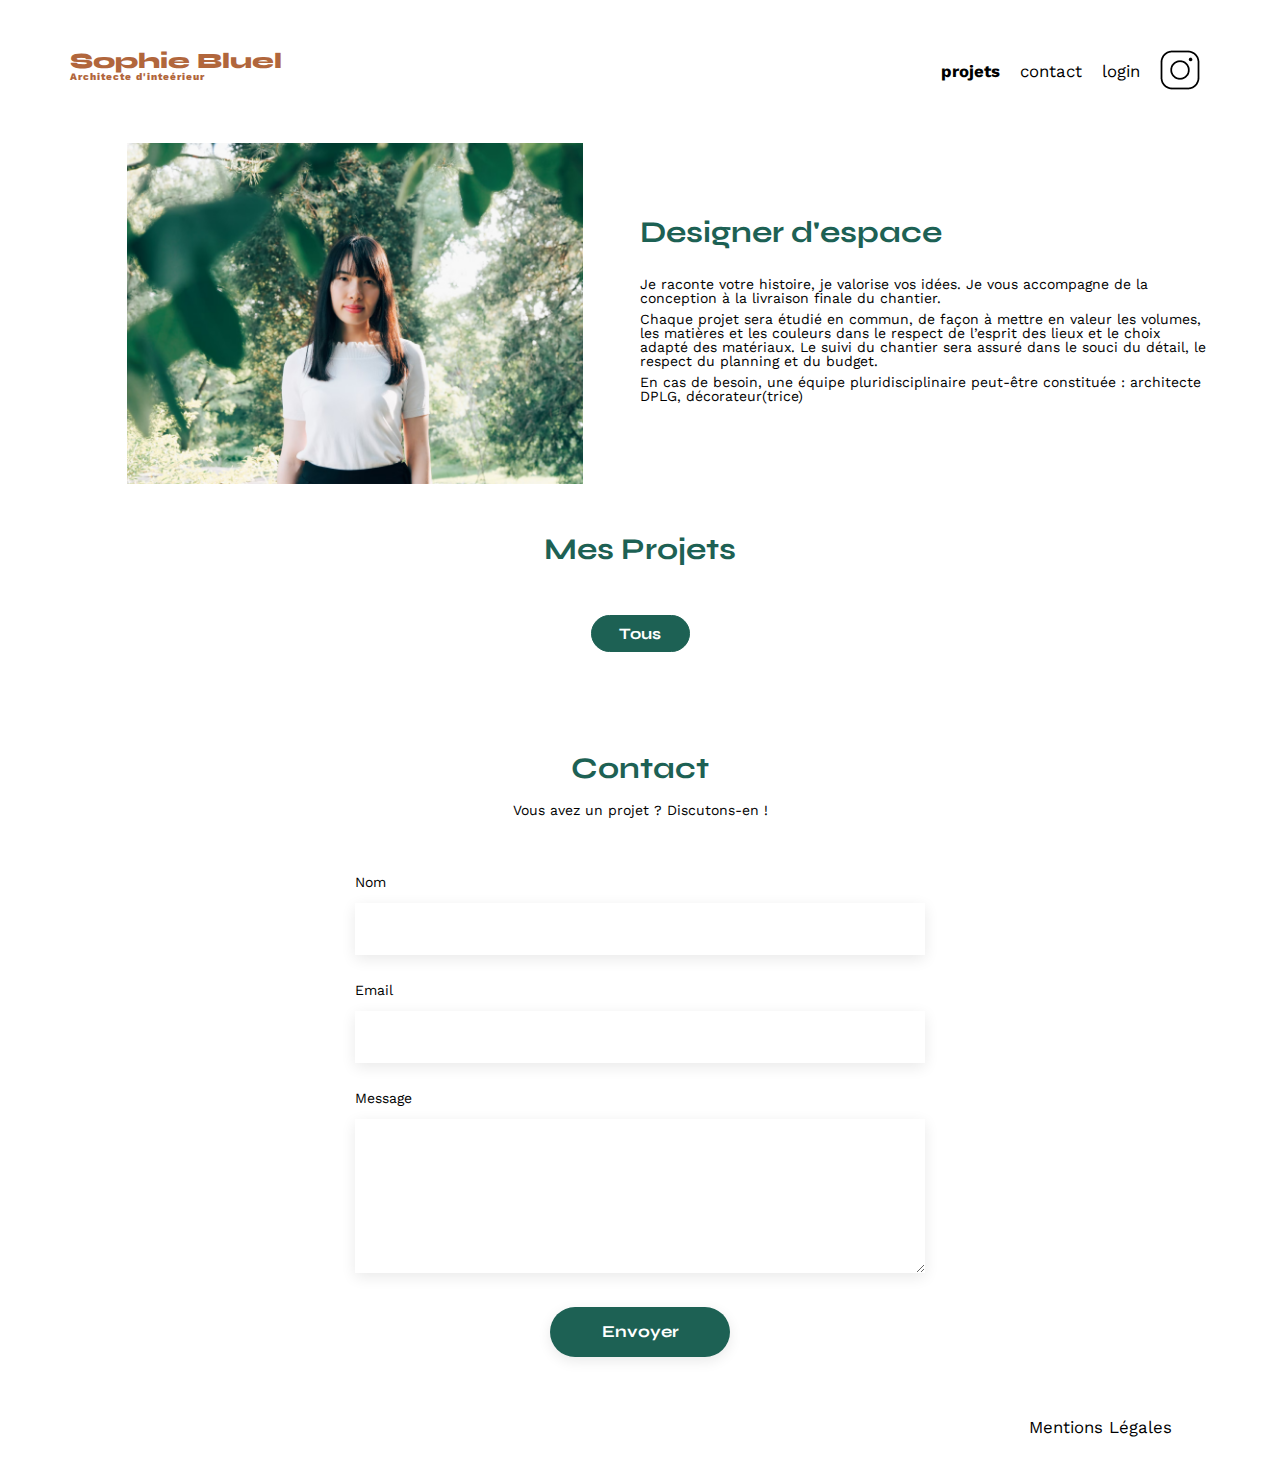
<file: FrontEnd/index.html>
<!DOCTYPE html>
<html lang="fr">

<head>
	<meta charset="UTF-8">
	<title>Sophie Bluel - Architecte d'intérieur</title>
	<meta name="viewport" content="width=device-width, initial-scale=1.0">
	<link rel="preconnect" href="https://fonts.googleapis.com">
	<link rel="preconnect" href="https://fonts.gstatic.com" crossorigin>
	<link href="https://fonts.googleapis.com/css2?family=Syne:wght@700;800&family=Work+Sans&display=swap"
		rel="stylesheet">
	<meta name="description" content="">
	<link rel="stylesheet" href="./assets/style.css">
	<script src="scripts/core/error.js"></script>
	<script src="scripts/core/http.js"></script>
	<script src="scripts/core/function.js"></script>
	<script type="module" src="scripts/script.js"></script>

<body>
	<header>
		<h1>Sophie Bluel <span>Architecte d'inteérieur</span></h1>
		<nav>
			<ul>
				<li class="black">projets</li>
				<li>contact</li>
				<li><a href="login.html">login</a></li>
				<li><img src="./assets/icons/instagram.png" alt="Instagram"></li>
			</ul>
		</nav>
	</header>
	<main>
		<section id="introduction">
			<figure>
				<img src="./assets/images/sophie-bluel.png" alt="">
			</figure>
			<article>
				<h2>Designer d'espace</h2>
				<p>Je raconte votre histoire, je valorise vos idées. Je vous accompagne de la conception à la livraison
					finale du chantier.</p>
				<p>Chaque projet sera étudié en commun, de façon à mettre en valeur les volumes, les matières et les
					couleurs dans le respect de l’esprit des lieux et le choix adapté des matériaux. Le suivi du
					chantier sera assuré dans le souci du détail, le respect du planning et du budget.</p>
				<p>En cas de besoin, une équipe pluridisciplinaire peut-être constituée : architecte DPLG,
					décorateur(trice)</p>
			</article>
		</section>
		<section id="portfolio">
			<h2>Mes Projets</h2>
			<div class="filtres">
				<span class="filtres__button active" data-filter="all">Tous</span>
				<!-- bouttons DOM javascript -->
			</div>
			<div class="gallery">
				<!-- galerie DOM javascript -->
			</div>
		</section>
		<section id="contact">
			<h2>Contact</h2>
			<p>Vous avez un projet ? Discutons-en !</p>
			<form action="#" method="post">
				<label for="name">Nom</label>
				<input type="text" name="name" id="name">
				<label for="email">Email</label>
				<input type="email" name="email" id="email">
				<label for="message">Message</label>
				<textarea name="message" id="message" cols="30" rows="10"></textarea>
				<input class="button" type="submit" value="Envoyer">
			</form>
		</section>
	</main>

	<footer>
		<nav>
			<ul>
				<li>Mentions Légales</li>
			</ul>
		</nav>
	</footer>
</body>

</html>
</file>
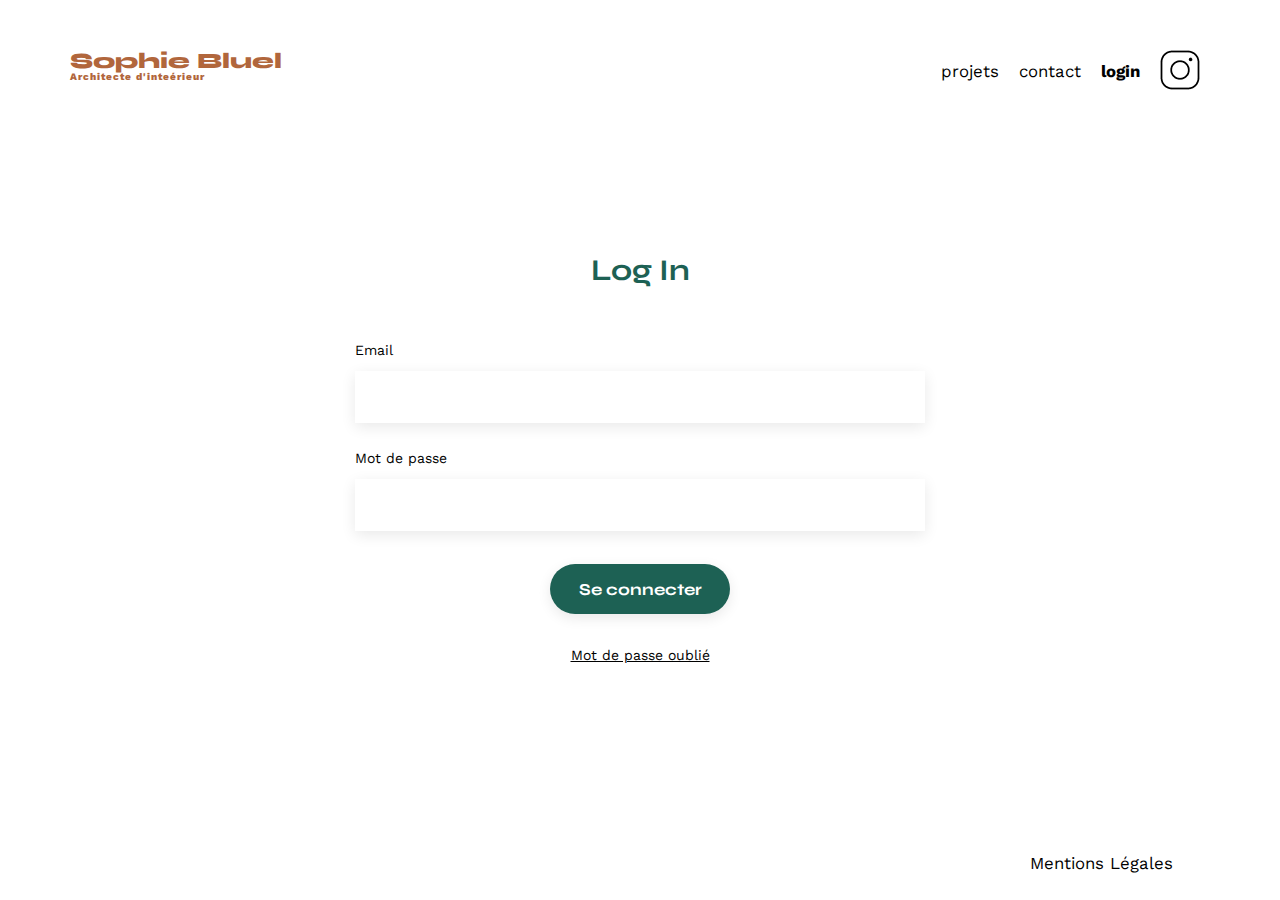
<file: FrontEnd/login.html>
<!DOCTYPE html>
<html lang="fr">

<head>
	<meta charset="UTF-8">
	<title>Sophie Bluel - Architecte d'intérieur</title>
	<meta name="viewport" content="width=device-width, initial-scale=1.0">
	<link rel="preconnect" href="https://fonts.googleapis.com">
	<link rel="preconnect" href="https://fonts.gstatic.com" crossorigin>
	<link href="https://fonts.googleapis.com/css2?family=Syne:wght@700;800&family=Work+Sans&display=swap"
		rel="stylesheet">
	<meta name="description" content="">
	<link rel="stylesheet" href="./assets/style.css">
	<script src="scripts/core/error.js"></script>
	<script src="scripts/core/http.js"></script>
	<script src="scripts/core/function.js"></script>
	<script type="module" src="scripts/login.js"></script>

<body>
	<header>
		<h1>Sophie Bluel <span>Architecte d'inteérieur</span></h1>
		<nav>
			<ul>
				<li><a href="index.html">projets</a></li>
				<li>contact</li>
				<li class="black">login</li>
				<li><img src="./assets/icons/instagram.png" alt="Instagram"></li>
			</ul>
		</nav>
	</header>
	<main class="margin-top">
		<section id="contact">
			<h2>Log In</h2>
			<form id="login" action="#" method="post">
				<p id="erreur"></p>
				<label for="email">Email</label>
				<input class="mail" type="email" name="email" id="email">
				<label for="password">Mot de passe</label>
				<input class="pwd" type="password" id="password" name="password">
				<input class="button" type="submit" value="Se connecter">
				<a href="#" class="log_forget">Mot de passe oublié</a>
			</form>
		</section>
	</main>

	<footer class="absolute">
		<nav class="relative">
			<ul>
				<li>Mentions Légales</li>
			</ul>
		</nav>
	</footer>
</body>

</html>
</file>
<file: FrontEnd/assets/style.css>
/* http://meyerweb.com/eric/tools/css/reset/
   v2.0 | 20110126
   License: none (public domain)
*/

html,
body,
div,
span,
applet,
object,
iframe,
h1,
h2,
h3,
h4,
h5,
h6,
p,
blockquote,
pre,
a,
abbr,
acronym,
address,
big,
cite,
code,
del,
dfn,
em,
img,
ins,
kbd,
q,
s,
samp,
small,
strike,
strong,
sub,
sup,
tt,
var,
b,
u,
i,
center,
dl,
dt,
dd,
ol,
ul,
li,
fieldset,
form,
label,
legend,
table,
caption,
tbody,
tfoot,
thead,
tr,
th,
td,
article,
aside,
canvas,
details,
embed,
figure,
figcaption,
footer,
header,
hgroup,
menu,
nav,
output,
ruby,
section,
summary,
time,
mark,
audio,
video {
	margin: 0;
	padding: 0;
	border: 0;
	font-size: 100%;
	font: inherit;
	vertical-align: baseline;
}

/* HTML5 display-role reset for older browsers */
article,
aside,
details,
figcaption,
figure,
footer,
header,
hgroup,
menu,
nav,
section {
	display: block;
}

body {
	line-height: 1;
}

ol,
ul {
	list-style: none;
}

blockquote,
q {
	quotes: none;
}

blockquote:before,
blockquote:after,
q:before,
q:after {
	content: '';
	content: none;
}

table {
	border-collapse: collapse;
	border-spacing: 0;
}

/** end reset css**/
body {
	max-width: 1140px;
	margin: auto;
	font-family: 'Work Sans';
	font-size: 14px;
}

header {
	display: flex;
	justify-content: space-between;
	margin: 50px 0
}

.header {
	flex-direction: column;
	margin-top: 0;
}

.header--row {
	display: flex;
	justify-content: space-between;
	margin-top: 100px;
}

section {
	margin: 50px 0
}

.blackbox {
	position: absolute;
	left: 0;
	display: flex;
	justify-content: center;
	align-items: center;
	width: 100%;
	height: 59px;
	background-color: black;
	gap: 8px;
}

.blackbox a {
	color: white;
	text-decoration: none;
}

.blackbox__button {
	display: flex;
	justify-content: center;
	font-family: 'Work Sans';
	font-weight: 600;
	font-size: 14px;
	color: black;
	background-color: white;
	border-radius: 60px;
	padding: 12px;
	width: 192px;
	margin-left: 13px;
	cursor: pointer;
}

.blackbox span a {
	color: black;
	text-decoration: none;
}

h1 {
	display: flex;
	flex-direction: column;
	font-family: 'Syne';
	font-size: 22px;
	font-weight: 800;
	color: #B1663C
}

h1>span {
	font-family: 'Work Sans';
	font-size: 10px;
	letter-spacing: 0.1em;
	;
}

h2 {
	font-family: 'Syne';
	font-weight: 700;
	font-size: 30px;
	color: #1D6154
}

nav ul {
	display: flex;
	align-items: center;
	list-style-type: none;
	cursor: pointer;

}

nav a {
	text-decoration: none;
	color: black;
}

nav li {
	padding: 0 10px;
	font-size: 1.2em;
}

.black {
	font-weight: 700;
}

li:hover {
	color: #B1663C;
}

li a:hover {
	color: #B1663C;
}

.margin-top {
	margin-top: 162px;
}

#introduction {
	display: flex;
	align-items: center;
}

#introduction figure {
	flex: 1
}

#introduction img {
	display: block;
	margin: auto;
	width: 80%;
}

#introduction .row {
	display: flex;
	align-items: center;
	gap: 8px;
	margin: 13px 0 0 57px
}

#introduction .row2 {
	position: absolute;
	z-index: 0;
	top: 250px;
	margin: 0 0 19px 1px;
	cursor: pointer;
}

#introduction .pen {
	height: 20px;
	width: 20px;
	margin: 0;
}

#introduction article {
	flex: 1
}

#introduction a {
	color: black;
	text-decoration: none;
}

#introduction h2 {
	margin-bottom: 1em;
}

#introduction p {
	margin-bottom: 0.5em;
}

#portfolio h2 {
	text-align: center;
	margin-bottom: 1em;
}

.portfolio h2 {
	margin: 0 23px 0 134px;

}

.portfolio a {
	color: black;
	text-decoration: none;
}

.porfolio__projets {
	display: flex;
	justify-content: center;
	align-items: center;
	gap: 8px;
	margin-bottom: 92px;
}

.filtres {
	display: flex;
	justify-content: center;
	align-items: center;
	gap: 10px;
	margin: 51px 0 51px 0;
}

.filtres__button {
	display: flex;
	justify-content: center;
	font-family: 'Syne';
	font-weight: 700;
	font-size: 16px;
	color: #1D6154;
	border: 1px solid #1D6154;
	border-radius: 60px;
	padding: 9.5px;
	min-width: 78px;
	cursor: pointer;
	transition: all 0.3s ease;
}

.filtres__button:hover {
	background-color: #0E2F28;
	color: white;
}

.active {
	background-color: #1D6154;
	color: white;
}

.gallery {
	width: 100%;
	display: grid;
	grid-template-columns: 1fr 1fr 1fr;
	grid-column-gap: 20px;
	grid-row-gap: 20px;
}

.gallery__item.show {
	animation: fadeIn 0.5s ease;
}

@keyframes fadeIn {
	0% {
		opacity: 0;
	}

	100% {
		opacity: 1;
	}
}

.gallery__item.hide {
	display: none;
}

.gallery img {
	width: 100%;

}

#contact {
	width: 50%;
	margin: auto;
}

#contact>* {
	text-align: center;

}

#contact h2 {
	margin-bottom: 20px;
}

#contact form {
	text-align: left;
	margin-top: 30px;
	display: flex;
	flex-direction: column;
}

#contact input {
	height: 50px;
	font-size: 1.2em;
	border: none;
	box-shadow: 0px 4px 14px rgba(0, 0, 0, 0.09);
}

#contact label {
	margin: 2em 0 1em 0;
}

#contact textarea {
	border: none;
	box-shadow: 0px 4px 14px rgba(0, 0, 0, 0.09);
}

input[type="submit"] {
	font-family: 'Syne';
	font-weight: 700;
	color: white;
	background-color: #1D6154;
	margin: 2em auto;
	width: 180px;
	text-align: center;
	border-radius: 60px;
	cursor: pointer;
}

.button:hover {
	background-color: #0E2F28;
	color: white;
}

.log_forget {
	display: flex;
	justify-content: center;
	text-decoration: underline;
	color: black;
}

#erreur {
	display: flex;
	justify-content: center;
	font-weight: 700;
	font-size: 20px;
	color: red;
}

footer nav ul {
	display: flex;
	justify-content: flex-end;
	margin: 2em
}

.absolute {
	position: absolute;
	bottom: 0px;
}

.relative {
	position: relative;
	left: 921.7px;
}

/*CSS de la modale*/

h3 {
	display: flex;
	justify-content: center;
	font-weight: 400;
	font-size: 26px;
	margin: 10px 0 46px 0;
}



.js-modal-close,
.js-modal2-close {
	margin: 10px 0 0 570px;
	cursor: pointer;
}

.js-modal2-return {
	position: relative;
	top: -17px;
	cursor: pointer;
}

#modal1 .button,
#modal2 .button {
	display: flex;
	justify-content: center;
	border: none;
	width: 237px;
	height: 36px;
	margin-top: 38px;
	margin-bottom: 23px;
}

#modal2 .button__off {
	display: flex;
	justify-content: center;
	border: none;
	width: 237px;
	height: 36px;
	margin-top: 38px;
	margin-bottom: 23px;
	background-color: #A7A7A7;
}

#modal1 figure {
	height: 145px;
}

.gallery--center,
.form--center {
	display: flex;
	justify-content: center;
}

.gallery-modal {
	width: 77%;
	display: grid;
	justify-content: center;
	grid-template-columns: 1fr 1fr 1fr 1fr 1fr;
	grid-column-gap: 8px;
	border-bottom: 0.3px solid #B3B3B3;
	padding-bottom: 47px;
}



.gallery-modal img {
	width: 100%;

}

.trash {
	position: relative;
	top: -124px;
	left: 62px;
	display: flex;
	justify-content: center;
	align-items: center;
	width: 17px;
	height: 17px;
	border-radius: 2px;
	background-color: black;
	cursor: pointer;
}

.move {
	position: relative;
	top: -141px;
	left: 42px;
	display: flex;
	justify-content: center;
	align-items: center;
	width: 17px;
	height: 17px;
	border-radius: 2px;
	background-color: black;
	cursor: pointer;
	visibility: hidden;
}

.gallery__item:hover .move{
	visibility: visible;
}

.trash img {
	width: 9px;
	height: 9px;
}

.move img {
	width: 11px;
	height: 11px;
}

#modal1 span {
	display: flex;
	justify-content: center;
	font-weight: 400;
	font-size: 14px;
	color: red;
	cursor: pointer;
	margin-bottom: 28px;
}

:focus {
	box-shadow: 1px 0 0 black
}

.modal {
	position: fixed;
	display: flex;
	align-items: center;
	justify-content: center;
	z-index: 1;
	top: 0;
	left: 0;
	width: 100%;
	height: 100%;
	background: rgba(0, 0, 0, .5);
	animation: fadeIn .3s both
}

.modal-wrapper {
	overflow: auto;
	width: 590px;
	max-width: calc(100vw - 20px);
	max-height: calc(100vh - 20px);
	border-radius: 10px;
	padding: 20px;
	background-color: #fff;
	animation: slideFromTop .3s both
}

.form-modal label {
	font-weight: 600;
	font-size: 14px;
	color: #3D3D3D;
}

.js-modal-2 {
	display: flex;
	justify-content: center;
	align-items: center;
	border: none;
	width: 237px;
	height: 36px;
	margin-top: 38px;
	margin-bottom: 23px;
	font-family: 'Syne';
	font-weight: 700;
	color: white;
	text-decoration: none;
	background-color: #1D6154;
	margin: 2em auto;
	text-align: center;
	border-radius: 60px;
	cursor: pointer;
}

.js-modal-2:hover {
	background-color: #0E2F28;
}

.post__background {
	display: flex;
	flex-direction: column;
	justify-content: center;
	align-items: center;
	width: 420px;
	height: 169px;
	background-color: #E8F1F6;
	margin-bottom: 30px;
}



.post__button {
	display: flex;
	justify-content: center;
	align-items: center;
	border: none;
	width: 173px;
	height: 36px;
	margin-top: 21px;
	margin-bottom: 7px;
	font-family: 'Syne';
	font-weight: 500;
	color: #306685;
	text-decoration: none;
	background-color: #CBD6DC;
	text-align: center;
	border-radius: 60px;
	cursor: pointer;
}

.post__img {
	position: absolute;
	top: 212px;
	width: 173px;
	height: 60px;
	opacity: 0;
	cursor: pointer;
}

.post__preview {
	position: absolute;
	width: 129px;
	height: 169px;
	opacity: 0;
}

.post__background span {
	font-weight: 400;
	font-size: 10px;
}

.post__text {
	width: 404px;
	height: 51px;
	border: none;
	font-family: 'Work Sans';
	font-weight: 500;
	font-size: 14px;
	color: #444444;
	padding-left: 16px;
	box-shadow: 0px 0px 6px 1px rgba(0, 0, 0, 0.1);
	transition: 0.3s;
	margin: 10px 0 21px 0;
}

.post__select {
	width: 420px;
	height: 51px;
	border: none;
	font-family: 'Work Sans';
	font-weight: 500;
	font-size: 14px;
	color: #444444;
	padding-left: 16px;
	box-shadow: 0px 0px 6px 1px rgba(0, 0, 0, 0.1);
	transition: 0.3s;
	margin-top: 10px;
}

.modal[aria-hidden=true] {
	animation-name: fadeOut
}

.modal[aria-hidden=true] .modal-wrapper {
	animation-name: slideToBottom
}

@keyframes fadeIn {
	from {
		opacity: 0
	}

	to {
		opacity: 1
	}
}

@keyframes fadeOut {
	from {
		opacity: 1
	}

	to {
		opacity: 0
	}
}

@keyframes slideFromTop {
	from {
		transform: translateY(-50px)
	}

	to {
		transform: translateY(0)
	}
}

@keyframes slideToBottom {
	from {
		transform: translateY(0)
	}

	to {
		transform: translateY(50px)
	}
}
</file>
